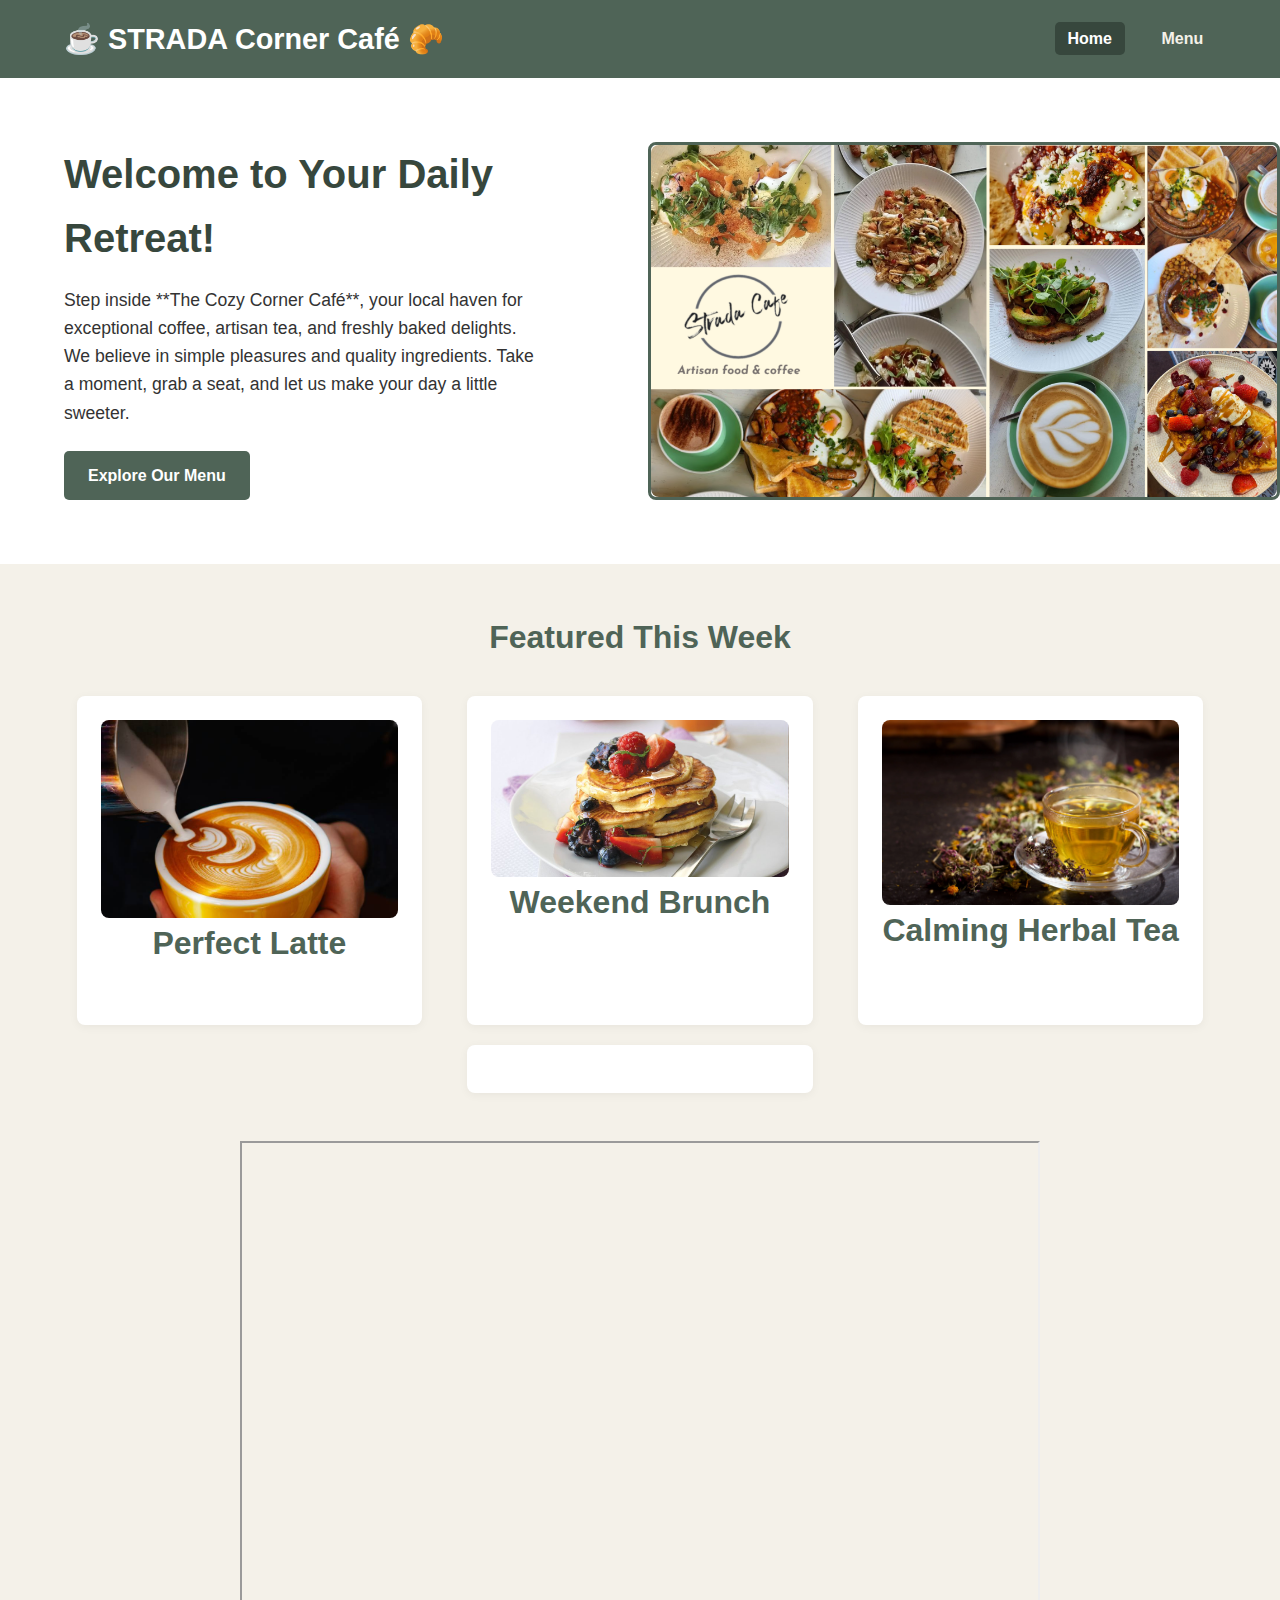
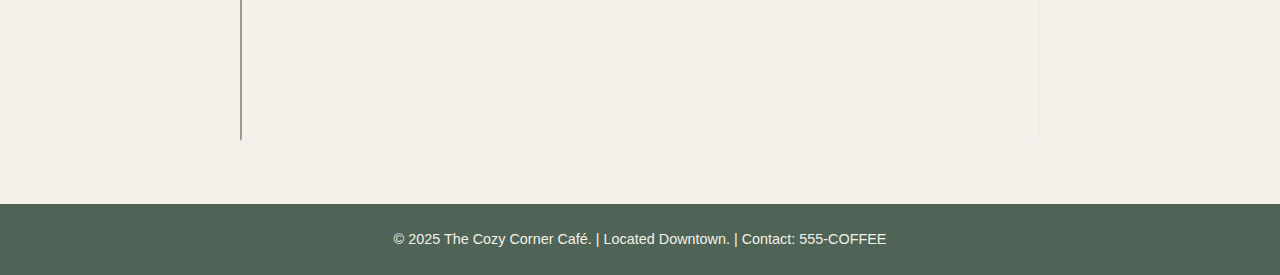
<file: index.html>
<!DOCTYPE html>
<html lang="en">
<head>
    <meta charset="UTF-8">
    <meta name="viewport" content="width=device-width, initial-scale=1.0">
    <title> STRADA Corner Café</title>
    <link rel="stylesheet" href="style.css"> 
</head>
<body>
    <header>
        <div class="container">
            <h1>☕ STRADA Corner Café 🥐</h1>
            <nav>
                <ul>
                    <li><a href="index.html" class="active">Home</a></li>
                    <li><a href="menu.html">Menu</a></li>
                </ul>
            </nav>
        </div>
    </header>

    <main>
        <section class="hero-section"> 
            <div class="hero-content">
                <h2>Welcome to Your Daily Retreat!</h2>
                <p>Step inside **The Cozy Corner Café**, your local haven for exceptional coffee, artisan tea, and freshly baked delights. We believe in simple pleasures and quality ingredients. Take a moment, grab a seat, and let us make your day a little sweeter.</p>
                <a href="menu.html" class="button">Explore Our Menu</a>
            </div>
            <div class="hero-image">
            <img src="pictures/1.png">    
            </div>
        </section>

        <section class="featured-items">
            <h3>Featured This Week</h3>
            <div class="item-grid">
                <div class="feature-item">
                    
<img src="pictures/2.jpg">

                    <h3>Perfect Latte</h3>
                </div>
                <div class="feature-item">
                    
<img src="pictures/3.jpg">

                    <h3>Weekend Brunch</h3>
                </div>
                <div class="feature-item">
                    
<img src="pictures/4.webp">

                    <h3>Calming Herbal Tea</h3>
                </div>
                <div class="feature-item">
        </section>

    </main>


    <h1 style="text-align:center;">
    <iframe src="https://www.youtube.com/embed/Z6Dx-o3vfJY" width="800" height="600" autoplay muted ></iframe>
    </h1>    
       
    

    <footer>
        <p>&copy; 2025 The Cozy Corner Café. | Located Downtown. | Contact: 555-COFFEE</p>
    </footer>
</body>
</html>
</file>
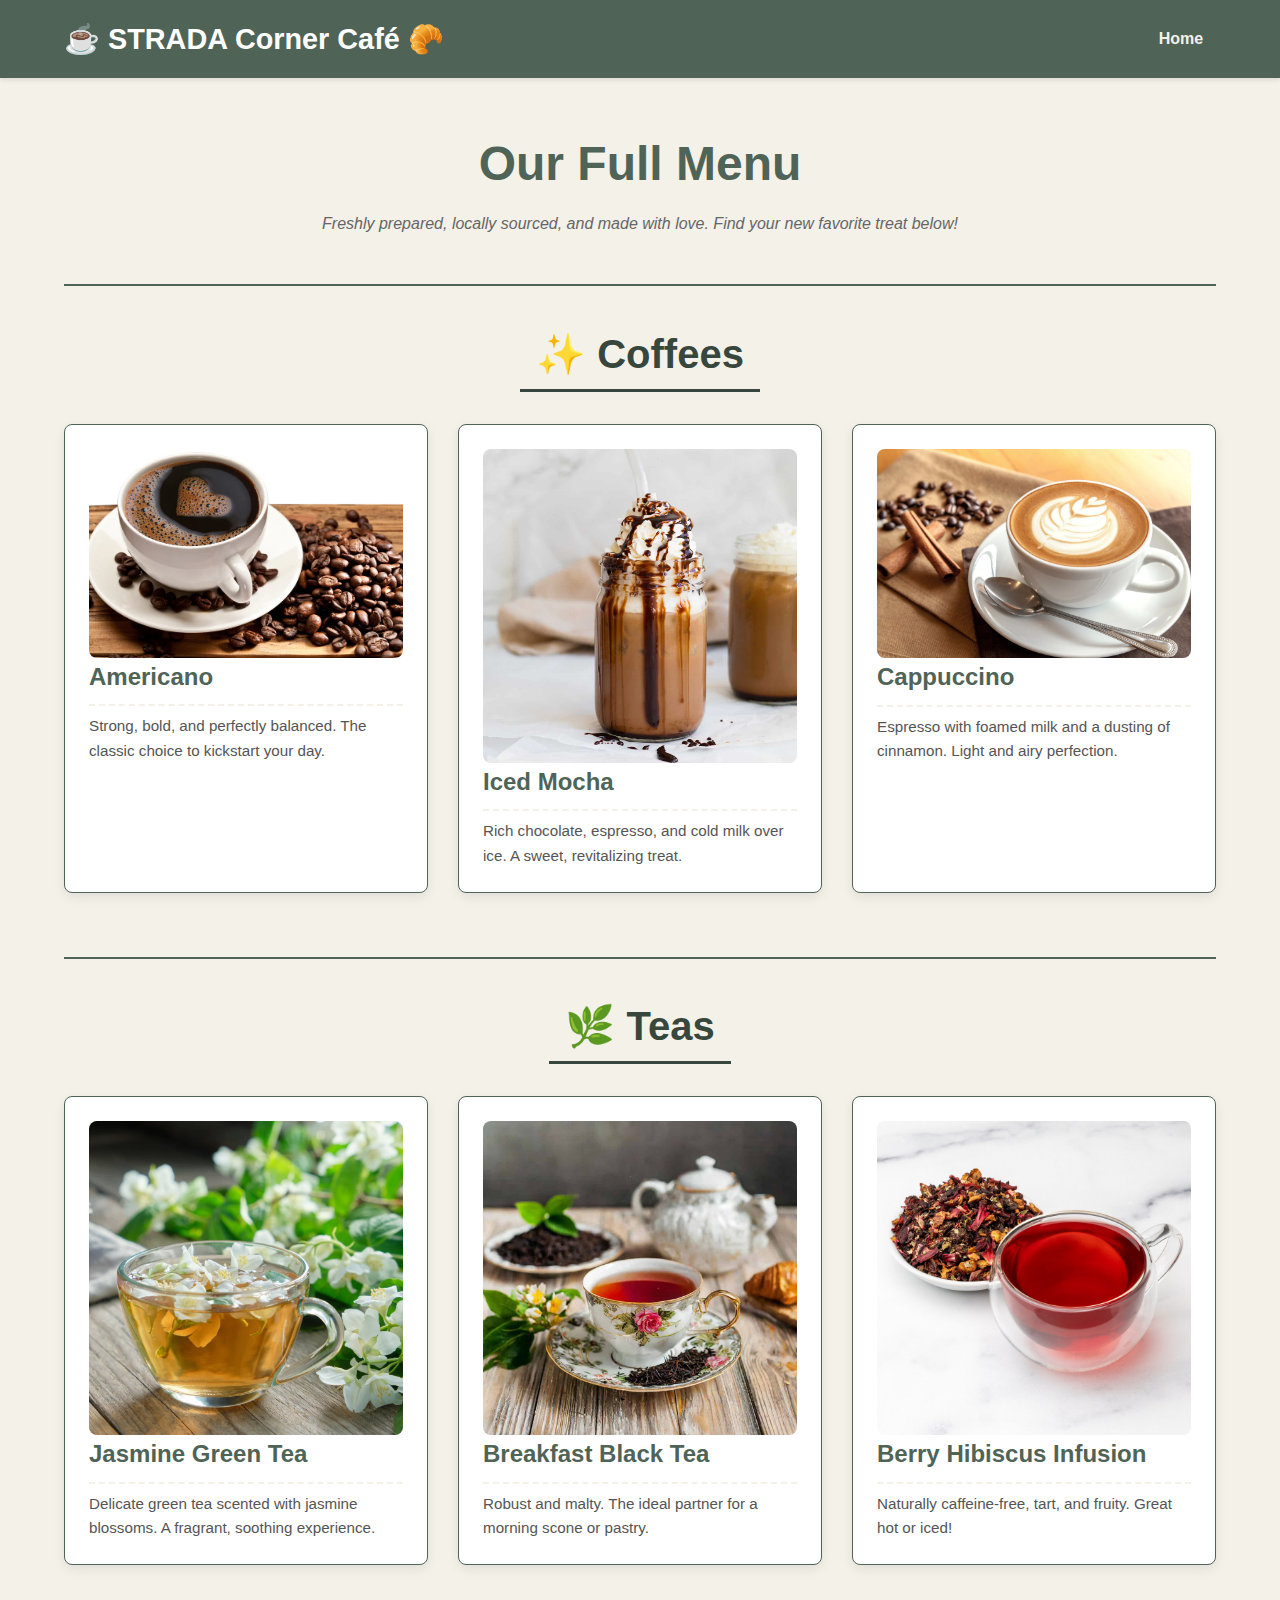
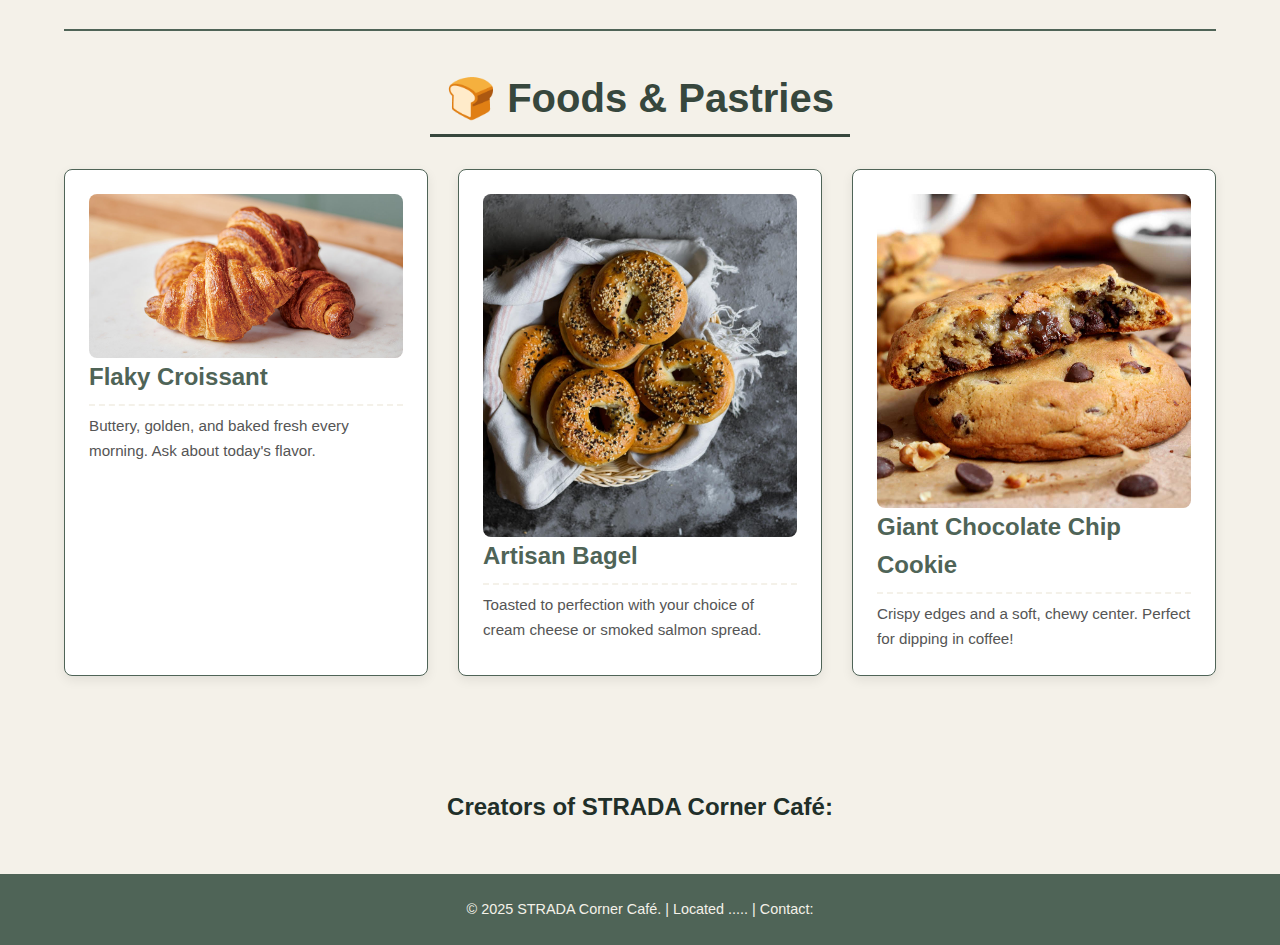
<file: menu.html>
<!DOCTYPE html>
<html lang="en">
<head>
    <meta charset="UTF-8">
    <meta name="viewport" content="width=device-width, initial-scale=1.0">
    <title>Menu - STRADA Corner Café</title>
    <link rel="stylesheet" href="style.css">
</head>
<body>
    <header>
        <div class="container">
            <h1>☕ STRADA Corner Café 🥐</h1>
            <nav>
                <ul>
                    <li><a href="index.html">Home</a></li> 
                
                </ul>
            </nav>
        </div>
    </header>

    <main class="menu-page">
        <h2>Our Full Menu</h2>
        <p class="menu-intro">Freshly prepared, locally sourced, and made with love. Find your new favorite treat below!</p>
 
    
        <section class="menu-section">
            <h3 class="section-title">✨ Coffees</h3>
            <div class="menu-grid">
                <div class="menu-item">
                    
<img src="pictures/5.webp">

                    <h4>Americano</h4>
                    <p class="description">Strong, bold, and perfectly balanced. The classic choice to kickstart your day.</p>
                </div>
                <div class="menu-item">

<img src="pictures/6.jpg">

                    <h4>Iced Mocha</h4>
                    <p class="description">Rich chocolate, espresso, and cold milk over ice. A sweet, revitalizing treat.</p>
                </div>
                <div class="menu-item">
                    
<img src="pictures/7.webp">

                    <h4>Cappuccino</h4>
                    <p class="description">Espresso with foamed milk and a dusting of cinnamon. Light and airy perfection.</p>
                </div>
            </div>
        </section>
        
        <section class="menu-section">
            <h3 class="section-title">🌿 Teas</h3>
            <div class="menu-grid">
                <div class="menu-item">

<img src="pictures/8.webp">

                    <h4>Jasmine Green Tea</h4>
                    <p class="description">Delicate green tea scented with jasmine blossoms. A fragrant, soothing experience.</p>
                </div>
                <div class="menu-item">
                    
<img src="pictures/9.jpg">

                    <h4>Breakfast Black Tea</h4>
                    <p class="description">Robust and malty. The ideal partner for a morning scone or pastry.</p>
                </div>
                <div class="menu-item">

<img src="pictures/10.jpg">

                    <h4>Berry Hibiscus Infusion</h4>
                    <p class="description">Naturally caffeine-free, tart, and fruity. Great hot or iced!</p>
                </div>
            </div>
        </section>

        <section class="menu-section">
            <h3 class="section-title">🍞 Foods & Pastries</h3>
            <div class="menu-grid">
                <div class="menu-item">

<img src="pictures/11.jpg">

                    <h4>Flaky Croissant</h4>
                    <p class="description">Buttery, golden, and baked fresh every morning. Ask about today's flavor.</p>
                </div>
                <div class="menu-item"> 

<img src="pictures/12.jpg">

                    <h4>Artisan Bagel</h4>
                    <p class="description">Toasted to perfection with your choice of cream cheese or smoked salmon spread.</p>
                </div>
                <div class="menu-item">

                    
<img src="pictures/13.jpg">

                    <h4>Giant Chocolate Chip Cookie</h4>
                    <p class="description">Crispy edges and a soft, chewy center. Perfect for dipping in coffee!</p>
                </div>
            </div>
        </section>
    </main>


    <h2 style="color:rgb(33, 47, 41)" align="center">
        <b>Creators of STRADA Corner Café:</b> <br>
    </h2>
    



    <footer>
        <p>&copy; 2025 STRADA Corner Café. | Located ..... | Contact: </p>
    </footer>
</body>
</html>
</file>
<file: style.css>
/*
Color Palette:
--camo-green: #4f6457;
--cream: #f4f1e9;
--white: #ffffff;
*/

:root {
    --camo-green: #4f6457;
    --cream: #f4f1e9;
    --white: #ffffff;
    --text-color: #333333;
    --dark-green: #37473d;
}

/* BASE STYLES */
* {
    box-sizing: border-box;
    margin: 0;
    padding: 0;
}

body {
    font-family: Arial, sans-serif;
    line-height: 1.6;
    background-color: var(--cream);
    color: var(--text-color);
}

.container {
    width: 90%;
    max-width: 1200px;
    margin: 0 auto;
}

/* --- FIX FOR IMAGE DISTORTION (Corrected from previous error) --- */
/* This rule makes all relevant images responsive and prevents distortion.
   - width: 100% ensures the image scales to the full width of its container.
   - height: auto ensures the image height scales automatically to maintain aspect ratio (prevents distortion). */
.hero-image img,
.feature-item img,
.menu-item img {
    display: block;
    width: 100%; 
    height: auto; 
    border-radius: 8px; 
}
/* --- END IMAGE FIX --- */


/* HEADER & NAVIGATION */
header {
    background-color: var(--camo-green);
    color: var(--white);
    padding: 1rem 0;
    box-shadow: 0 2px 5px rgba(0, 0, 0, 0.1);
}

header .container {
    display: flex;
    justify-content: space-between;
    align-items: center;
}

header h1 {
    font-size: 1.8rem;
    margin: 0;
    color: var(--white);
}

nav ul {
    list-style: none;
    display: flex;
}

nav ul li {
    margin-left: 1.5rem;
}

nav a {
    color: var(--cream);
    text-decoration: none;
    font-weight: bold;
    padding: 0.5rem 0.8rem;
    transition: background-color 0.3s, color 0.3s;
    border-radius: 5px;
}

nav a:hover,
nav a.active {
    background-color: var(--dark-green);
    color: var(--white);
}

/* HOME PAGE - HERO SECTION */
.hero-section {
    background-color: var(--white);
    padding: 4rem 0;
    display: flex;
    align-items: center;
    justify-content: space-between;
    gap: 3rem;
}

.hero-content {
    flex: 1;
    max-width: 600px;
    padding: 0 5%;
}

.hero-content h2 {
    font-size: 2.5rem;
    color: var(--dark-green);
    margin-bottom: 1rem;
}

.hero-content p {
    margin-bottom: 1.5rem;
    font-size: 1.1rem;
}

.hero-image {
    flex: 1;
    border-radius: 8px;
    overflow: hidden;
    display: flex;
    align-items: center;
    justify-content: center;
    color: var(--text-color);
    font-style: italic;
    border: 3px solid var(--camo-green);
}

.button {
    display: inline-block;
    background-color: var(--camo-green);
    color: var(--white);
    padding: 0.75rem 1.5rem;
    text-decoration: none;
    border-radius: 5px;
    font-weight: bold;
    transition: background-color 0.3s;
}

.button:hover {
    background-color: var(--dark-green);
}

/* HOME PAGE - FEATURED ITEMS */
.featured-items {
    padding: 3rem 5%;
    text-align: center;
}

.featured-items h3 {
    font-size: 2rem;
    color: var(--camo-green);
    margin-bottom: 2rem;
}

.item-grid {
    display: flex;
    justify-content: space-around;
    gap: 20px;
    flex-wrap: wrap;
}

.feature-item {
    background-color: var(--white);
    padding: 1.5rem;
    border-radius: 8px;
    box-shadow: 0 2px 10px rgba(0, 0, 0, 0.05);
    width: 30%;
    min-width: 250px;
}

/* Removed invalid selector .feature-item [Image] from here */

/* YOUTUBE VIDEO SECTION STYLES */
.video-showcase {
    padding: 3rem 5%;
    text-align: center;
    background-color: var(--white);
}

.video-title {
    font-size: 2rem;
    color: var(--camo-green);
    margin-bottom: 1.5rem;
}

.video-container {
    max-width: 800px;
    margin: 0 auto;
    /* Aspect ratio container for responsiveness */
    position: relative;
    padding-bottom: 56.25%; /* 16:9 aspect ratio (315/560 = 0.5625) */
    height: 0;
    overflow: hidden;
    border: 5px solid var(--dark-green);
    border-radius: 8px;
}

.video-container iframe {
    position: absolute;
    top: 0;
    left: 0;
    width: 100%;
    height: 100%;
}


/* MENU PAGE STYLES */
.menu-page {
    padding: 3rem 5%;
}

.menu-page h2 {
    text-align: center;
    font-size: 3rem;
    color: var(--camo-green);
    margin-bottom: 0.5rem;
}

.menu-intro {
    text-align: center;
    font-style: italic;
    margin-bottom: 3rem;
    color: #666;
}

.menu-section {
    margin-bottom: 4rem;
    border-top: 2px solid var(--camo-green);
    padding-top: 2rem;
}

.section-title {
    font-size: 2.5rem;
    color: var(--dark-green);
    text-align: center;
    margin-bottom: 2rem;
    background-color: var(--cream); 
    display: block;
    width: fit-content;
    margin-left: auto;
    margin-right: auto;
    padding: 0.2rem 1rem;
    border-bottom: 3px solid var(--dark-green);
}

.menu-grid {
    display: grid;
    grid-template-columns: repeat(auto-fit, minmax(300px, 1fr));
    gap: 30px;
}

.menu-item {
    background-color: var(--white);
    border: 1px solid var(--camo-green);
    border-radius: 8px;
    padding: 1.5rem;
    box-shadow: 0 4px 12px rgba(0, 0, 0, 0.08);
    transition: transform 0.3s;
}

.menu-item:hover {
    transform: translateY(-5px);
    box-shadow: 0 6px 15px rgba(0, 0, 0, 0.15);
}

/* Removed invalid selector .menu-item [Image] from here */

.menu-item h4 {
    color: var(--camo-green);
    font-size: 1.5rem;
    margin-bottom: 0.5rem;
    border-bottom: 2px dashed var(--cream);
    padding-bottom: 0.5rem;
}

.menu-item .description {
    font-size: 0.95rem;
    color: #555;
}

/* FOOTER */
footer {
    background-color: var(--camo-green);
    color: var(--cream);
    text-align: center;
    padding: 1.5rem 0;
    font-size: 0.9rem;
    margin-top: 3rem;
}

/* Media Query for smaller screens */
@media (max-width: 768px) {
    header .container {
        flex-direction: column;
        text-align: center;
    }

    nav ul {
        margin-top: 10px;
        justify-content: center;
    }

    .hero-section {
        flex-direction: column;
        padding: 2rem 5%;
    }

    .hero-content {
        max-width: 100%;
        padding: 0;
        text-align: center;
    }

    .feature-item {
        width: 100%;
        margin-bottom: 20px;
    }

    .menu-grid {
        grid-template-columns: 1fr;
    }
}
</file>
